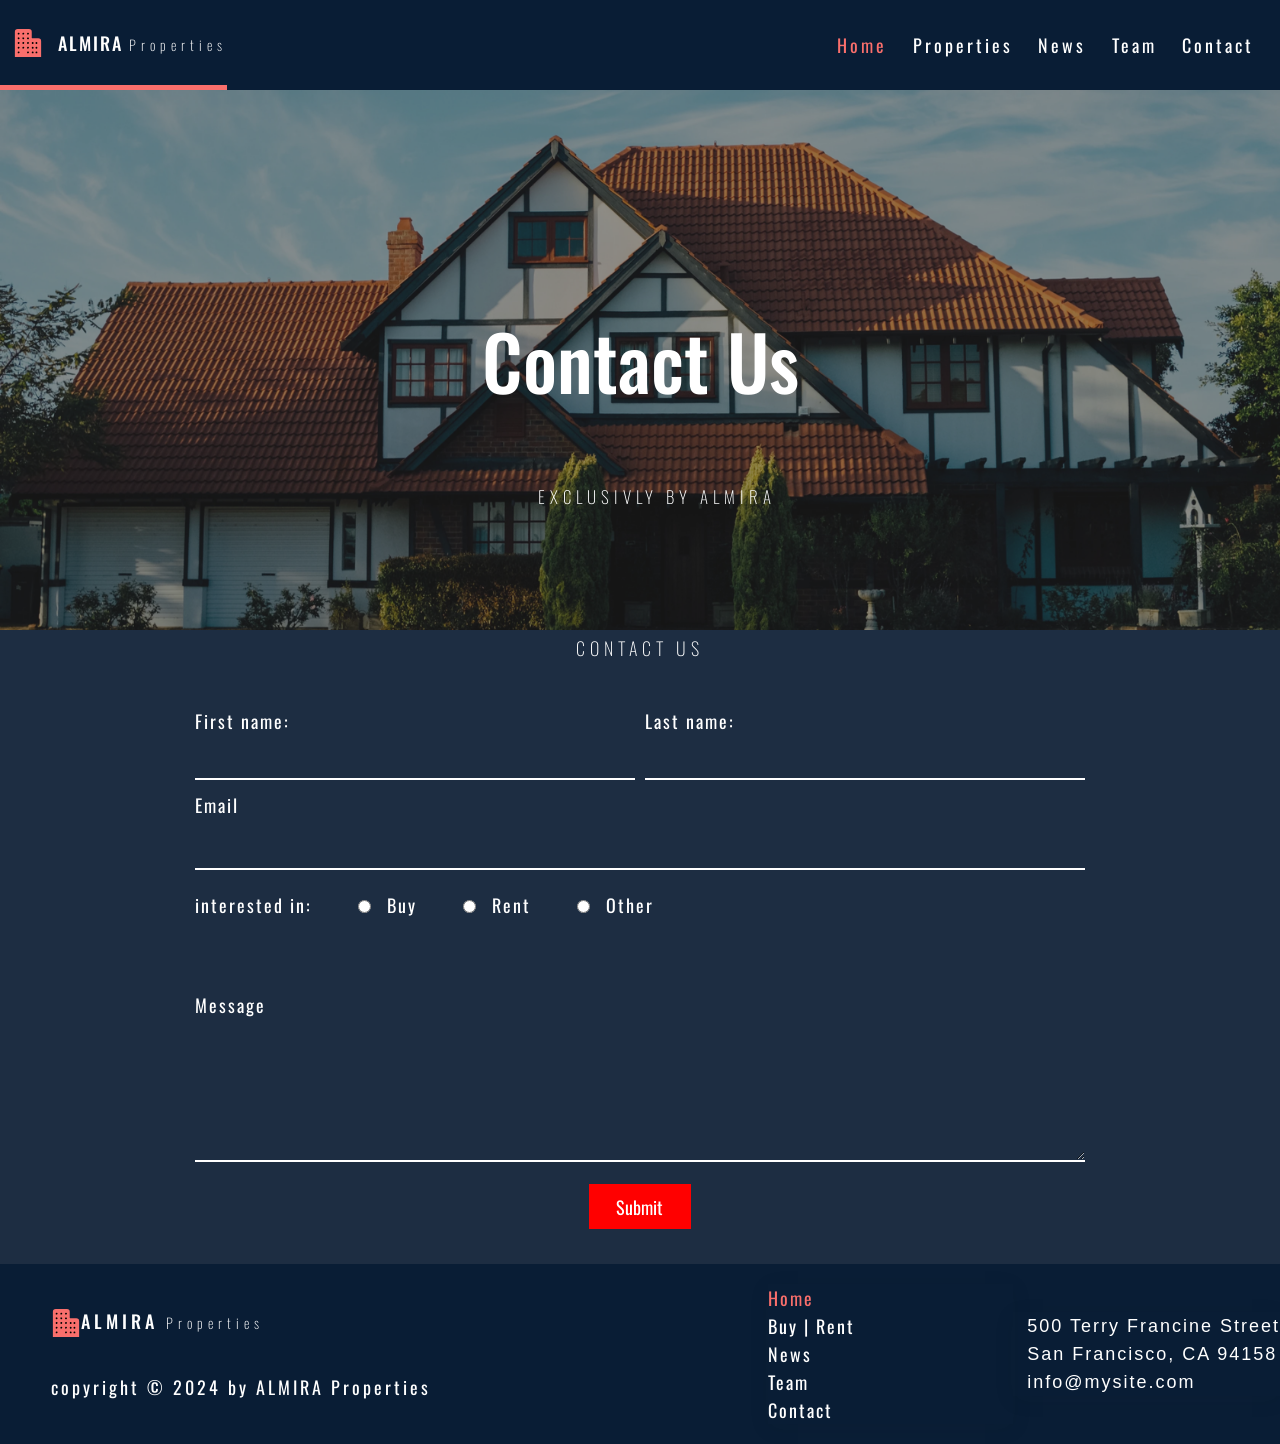
<file: webpages/contact.html>
<!DOCTYPE html>
<html lang="en">
    <head>
        <meta charset="UTF-8" />
        <meta name="viewport" content="width=device-width, initial-scale=1.0" />
        <title>Real-Estate Web Project</title>
        <link rel="stylesheet" href="/css/homepage.css" />
        <link
          rel="shortcut icon"
          href="/icons/business-outline.svg"
          type="image/svgs"
        />
        <link rel="preconnect" href="https://fonts.googleapis.com" />
        <link rel="preconnect" href="https://fonts.gstatic.com" crossorigin />
        <link
          href="https://fonts.googleapis.com/css2?family=Oswald:wght@200..700&display=swap"
          rel="stylesheet"
        />
        <!-- <script src="https://code.jquery.com/jquery-3.6.0.min.js"></script> -->
      </head>
      
<body>
    <!-- <h1>Contact</h1>
    <a href="/index.html"><button style="background-color: red; border: none; color: white; height: 5vh; width: 8vw;">Home Page</button></a> -->
    <nav id="navbar">
      <div class="icon_div">
        <img
          class="company_icon"
          src="/icons/business-outline.svg"
          alt="icon"
        />
        <p id="paragraph">
          ALMIRA
          <span id="span">Properties</span>
        </p>
      </div>
      <ul>
        <a id="redHome" href="/index.html"><li>Home</li></a>
        <div class="dropdown">
          <button class="dropbtn">
            <p id="propertiesText">Properties</p>
            <i class="fa fa-caret-down"></i>
          </button>
          <div class="dropdown-content">
            <a href="/webpages/buy.html">Buy</a>
            <a href="/webpages/rent.html">Rent</a>
          </div>
        </div>
        <a href="/webpages/news.html"><li>News</li></a>
        <a href="/webpages/team.html"><li>Team</li></a>
        <a href="/webpages/contact.html"><li>Contact</li></a>
      </ul>
    </nav>
    <nav class="mobile">
      <div class="header_main_line">
        <div>
          <div class="icon_div">
            <img class="company_icon" src="/icons/business-outline.svg" alt="icon" />
            <p id="paragraph">
              ALMIRA
              <span id="span">Properties</span>
            </p>
          </div>
        </div>
        <label for="nav_trigger" class="nav_icon">
          <span class="nav_icon_span"></span>
          <span class="nav_icon_span"></span>
          <span class="nav_icon_span"></span>
        </label>
      </div>
      <input type="checkbox" id="nav_trigger">
      <nav class="main_nav">
        <label for="nav_trigger" class="nav_close_icon"> &#x2716</label>
        <!-- <button for="nav_trigger" class="nav_close_icon">close</button> -->
        <section class="links">
          <ul class="footerUL">
            <a id="redHome" href="/index.html">
              <li>Home</li>
            </a>
            <a href="/webpages/buy.html">Buy</a>
            <a href="/webpages/rent.html">Rent</a>
            <a href="/webpages/news.html">
              <li>News</li>
            </a>
            <a href="/webpages/team.html">
              <li>Team</li>
            </a>
            <a href="/webpages/contact.html">
              <li>Contact</li>
            </a>
          </ul>
        </section>
      </nav>
    </nav>
    <header>
      <img
        id="header_image"
        src="/images/appartment_header_img.webp"
        alt="Header_Image"
      />
      <h1 class="header_text">Contact Us</h1>
      <p>EXCLUSIVLY BY ALMIRA</p>
    </header>
  



      <div class="mainContact">
        <h2>CONTACT US</h2>
        <form action="/index.html" method="get" id="myform" class="form">
            <div class="contact_line1">

                <div class="fisrtname">
                    <label for="fname">First name:</label><br>
                    <input type="text" size="50"  id="fname" name="fname" >
                    <!-- <span id="error_contact_name"></span> -->
                </div>
                <div class="lastname">
                    
                    <label for="lname">Last name:</label><br>
                    <input type="text" size="50"  id="lname" name="lname">
                    <!-- <span id="error_contact_lastname"></span> -->
                </div>
            </div>
            
                <label for="email">Email</lable><br>
                <input type="email" id="email" name="email">
                <!-- <span id="error_contact_email"></span> -->
            <br>
            <div class="radioDesktop">
            <label for="radio" class="radioButton">interested in:

                <input type="radio" name="radio" id="buy">
                <label for="radio">Buy</label>

                <input type="radio" name="radio" id="rent">
                <label for="radio">Rent</label>


                <input type="radio" name="radio" id="other">
                <label for="radio">Other</label>

            </label>
          </div>
            <div class="radioMobile">
            <label for="radio" class="radioButtonMobile">interested in:

                <div class="radioCenter">
                <label for="radio">Buy &nbsp;</label>
                <input type="radio" name="radio" id="buy">
              </div>
                
              <div class="radioCenter">
                <label for="radio">Rent &nbsp;</label>
                <input type="radio" name="radio" id="rent">
              </div>
                
              <div class="radioCenter">
                <label for="radio">Other</label>
                <input type="radio" name="radio" id="other">
              </div>
            </label>

          </div>
            <br>
            <label for="message">Message</label><br>
                <textarea name="message" id="message" cols="25" rows="5">
                </textarea>
                <div id="button">
                    <input type="submit" value="Submit" id="submit_request" class="submitButtonInForm">
                </div>
                </form>
      </div>
      <footer>
        <div class="leftFooter">
          <div class="icon_div_footer">
            <img
              class="company_icon"
              src="/icons/business-outline.svg"
              alt="icon"
            />
            <p id="paragraph">
              ALMIRA
              <span id="span">Properties</span>
            </p>
          </div>
          <div class="copyright">copyright &copy; 2024 by ALMIRA Properties</div>
        </div>
        <div class="rightFooter">
          <section class="links">
            <ul class="footerUL">
              <a id="redHome" href="/index.html"><li>Home</li></a>
              <div class="footerBuy">
                <a href="/webpages/buy.html">Buy | </a>
                <a href="/webpages/rent.html">Rent</a>
              </div>
              <a href="/webpages/news.html"><li>News</li></a>
              <a href="/webpages/team.html"><li>Team</li></a>
              <a href="/webpages/contact.html"><li>Contact</li></a>
            </ul>
          </section>
          <section class="address">
            <pre class="footerText">
  500 Terry Francine Street
  San Francisco, CA 94158
  info@mysite.com</pre
            >
          </section>
        </div>
      </footer>
      <footer class="footerForMobile">
        <div class="icon_div_footer">
          <img
            class="company_icon"
            src="/icons/business-outline.svg"
            alt="icon"
          />
          <p id="paragraph">
            ALMIRA
            <span id="span">Properties</span>
          </p>
        </div>
        <section class="links">
          <ul class="footerUL">
            <a id="redHome" href="/index.html"><li>Home</li></a>
            <div class="footerBuy">
              <a href="/webpages/buy.html">Buy | </a>
              <a href="/webpages/rent.html">Rent</a>
            </div>
            <a href="/webpages/news.html"><li>News</li></a>
            <a href="/webpages/team.html"><li>Team</li></a>
            <a href="/webpages/contact.html"><li>Contact</li></a>
          </ul>
        </section>
        <div class="copyright">copyright &copy; 2024 by ALMIRA Properties</div>
  
        <section class="address">
          <pre class="footerText">
  500 Terry Francine Street
  San Francisco, CA 94158
  info@mysite.com</pre
          >
        </section>
      </footer>
<script src="/js/contact.js"></script>
</body>
</html>
</file>
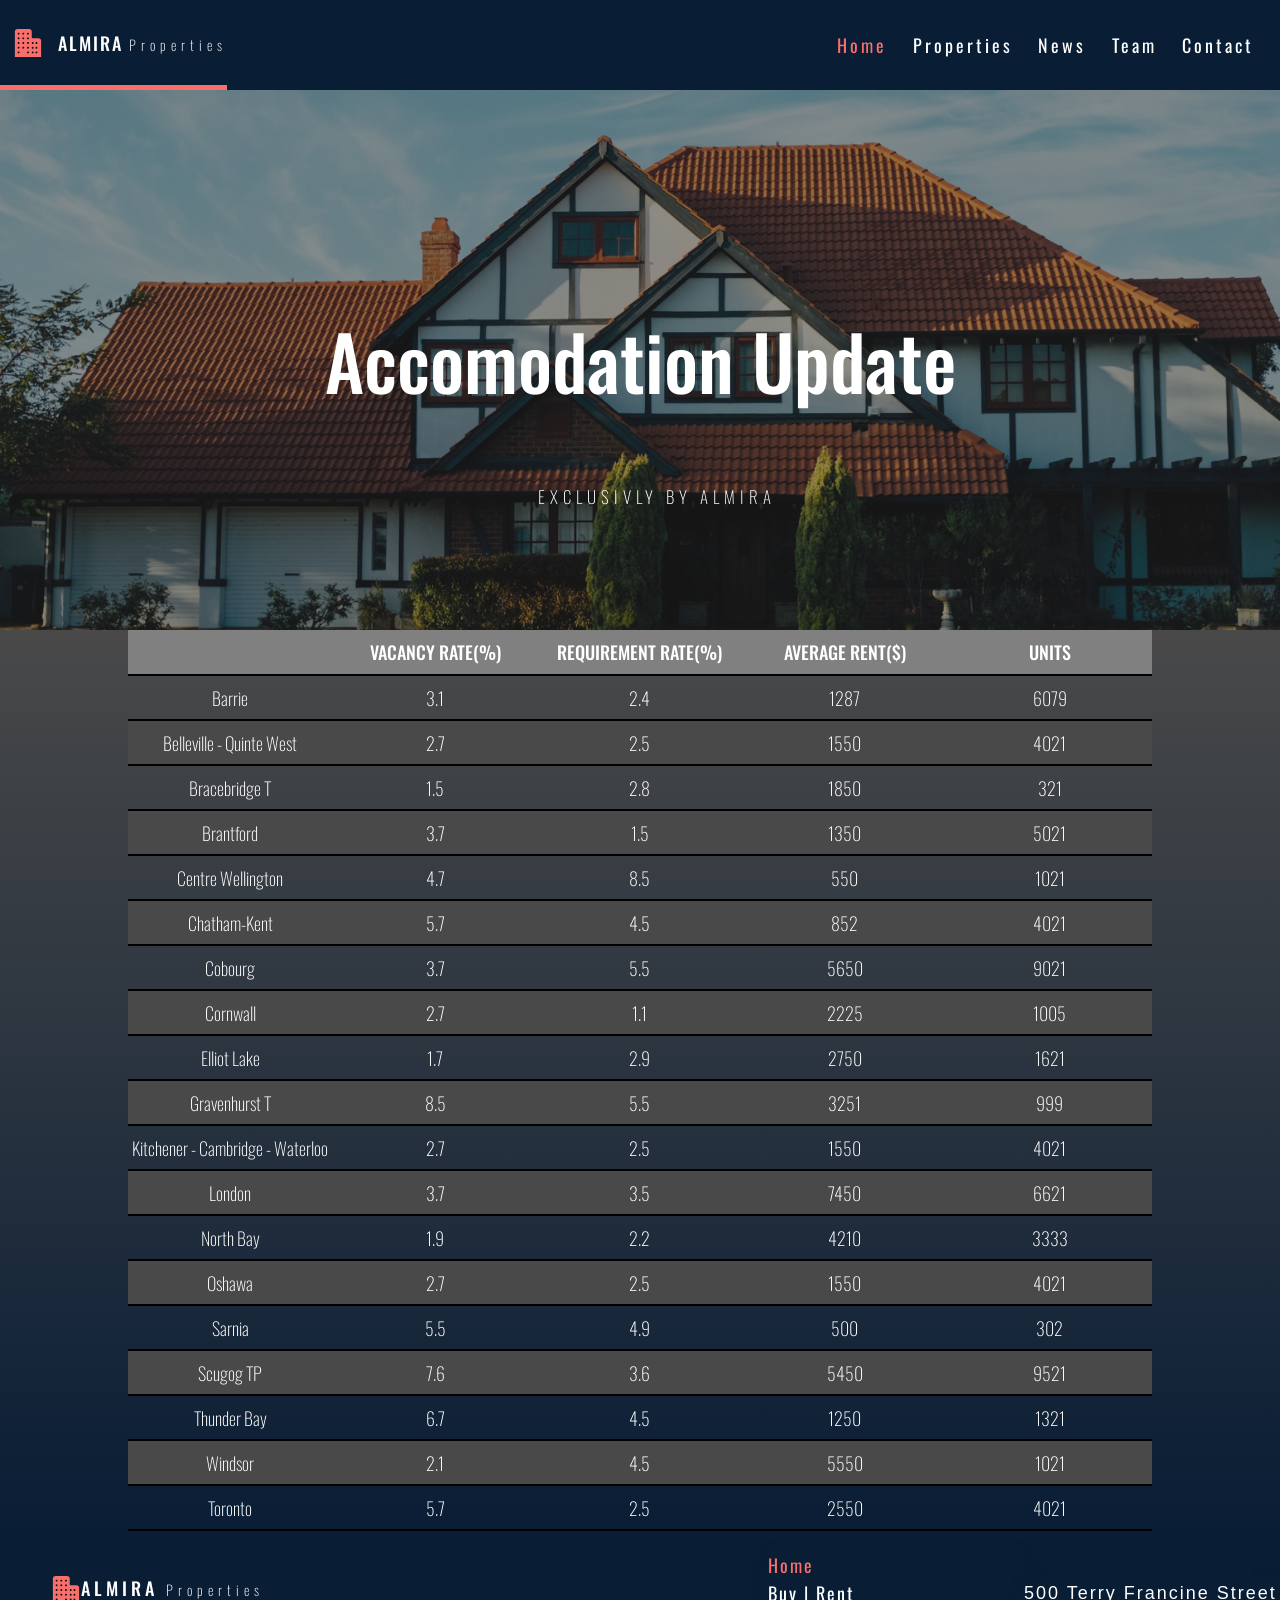
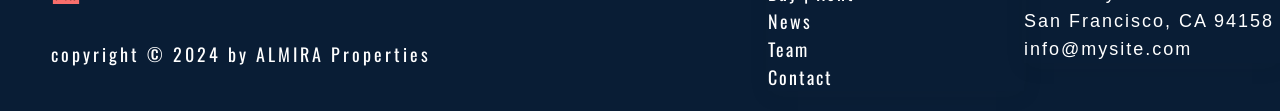
<file: webpages/news.html>
<!DOCTYPE html>
<html lang="en">
  <head>
    <meta charset="UTF-8" />
    <meta name="viewport" content="width=device-width, initial-scale=1.0" />
    <title>Accomodation Updates</title>
    <link rel="stylesheet" href="../css/homepage.css" />
    <link
      rel="shortcut icon"
      href="/icons/business-outline.svg"
      type="image/svgs"
    />
    <link rel="preconnect" href="https://fonts.googleapis.com" />
    <link rel="preconnect" href="https://fonts.gstatic.com" crossorigin />
    <link
      href="https://fonts.googleapis.com/css2?family=Oswald:wght@200..700&display=swap"
      rel="stylesheet"
    />
            <script src="https://code.jquery.com/jquery-3.6.0.min.js"></script>

    <script type="text/javascript" src="http://ajax.googleapis.com/ajax/libs/jquery/1.8.3/jquery.min.js"></script>
    <script src="/js/autoChangeImage.js"></script>

  </head>
  <body>
    <nav id="navbar">
      <div class="icon_div">
        <img
          class="company_icon"
          src="/icons/business-outline.svg"
          alt="icon"
        />
        <p id="paragraph">
          ALMIRA
          <span id="span">Properties</span>
        </p>
      </div>
      <ul>
        <a id="redHome" href="/index.html"><li>Home</li></a>
        <div class="dropdown">
          <button class="dropbtn">
            <p id="propertiesText">Properties</p>
            <i class="fa fa-caret-down"></i>
          </button>
          <div class="dropdown-content">
            <a href="/webpages/buy.html">Buy</a>
            <a href="/webpages/rent.html">Rent</a>
          </div>
        </div>
        <a href="/webpages/news.html"><li>News</li></a>
        <a href="/webpages/team.html"><li>Team</li></a>
        <a href="/webpages/contact.html"><li>Contact</li></a>
      </ul>
    </nav>
    <nav class="mobile">
      <div class="header_main_line">
        <div>
          <div class="icon_div">
            <img class="company_icon" src="/icons/business-outline.svg" alt="icon" />
            <p id="paragraph">
              ALMIRA
              <span id="span">Properties</span>
            </p>
          </div>
        </div>
        <label for="nav_trigger" class="nav_icon">
          <span class="nav_icon_span"></span>
          <span class="nav_icon_span"></span>
          <span class="nav_icon_span"></span>
        </label>
      </div>
      <input type="checkbox" id="nav_trigger">
      <nav class="main_nav">
        <label for="nav_trigger" class="nav_close_icon"> &#x2716</label>
        <!-- <button for="nav_trigger" class="nav_close_icon">close</button> -->
        <section class="links">
          <ul class="footerUL">
            <a id="redHome" href="/index.html">
              <li>Home</li>
            </a>
            <a href="/webpages/buy.html">Buy</a>
            <a href="/webpages/rent.html">Rent</a>
            <a href="/webpages/news.html">
              <li>News</li>
            </a>
            <a href="/webpages/team.html">
              <li>Team</li>
            </a>
            <a href="/webpages/contact.html">
              <li>Contact</li>
            </a>
          </ul>
        </section>
      </nav>
    </nav>
    <header>
      <div id="header_image"></div>
      <!-- <img
        id="header_image"
        src="/images/appartment_header_img.webp"
        alt="Header_Image"
      /> -->
      <h1 class="header_text">Accomodation Update</h1>
      <p>EXCLUSIVLY BY ALMIRA</p>
    </header>
    <div class="table">
      <table>
        <thead>

          <th></th>
          <th>VACANCY RATE(%)</th>
          <th>REQUIREMENT RATE(%)</th>
          <th>AVERAGE RENT($)</th>
          <th>UNITS</th>
        </thead>
        <tr>
          <td>Barrie</td>
          <td>3.1</td>
          <td>2.4</td>
          <td>1287</td>
          <td>6079</td>
        </tr>
        <tr>
          <td>Belleville - Quinte West</td>
          <td>2.7</td>
          <td>2.5</td>
          <td>1550</td>
          <td>4021</td>
        </tr>
        <tr>
          <td>Bracebridge T</td>
          <td>1.5</td>
          <td>2.8</td>
          <td>1850</td>
          <td>321</td>
        </tr>
        <tr>
          <td>Brantford</td>
          <td>3.7</td>
          <td>1.5</td>
          <td>1350</td>
          <td>5021</td>
        </tr>
        <tr>
          <td>Centre Wellington</td>
          <td>4.7</td>
          <td>8.5</td>
          <td>550</td>
          <td>1021</td>
        </tr>
        <tr>
          <td>Chatham-Kent</td>
          <td>5.7</td>
          <td>4.5</td>
          <td>852</td>
          <td>4021</td>
        </tr>
        <tr>
          <td>Cobourg</td>
          <td>3.7</td>
          <td>5.5</td>
          <td>5650</td>
          <td>9021</td>
        </tr>
        <tr>
          <td>Cornwall</td>
          <td>2.7</td>
          <td>1.1</td>
          <td>2225</td>
          <td>1005</td>
        </tr>
        <tr>
          <td>Elliot Lake</td>
          <td>1.7</td>
          <td>2.9</td>
          <td>2750</td>
          <td>1621</td>
        </tr>
        <tr>
          <td>Gravenhurst T</td>
          <td>8.5</td>
          <td>5.5</td>
          <td>3251</td>
          <td>999</td>
        </tr>
        <tr>
          <td>Kitchener - Cambridge - Waterloo</td>
          <td>2.7</td>
          <td>2.5</td>
          <td>1550</td>
          <td>4021</td>
        </tr>
        <tr>
          <td>London</td>
          <td>3.7</td>
          <td>3.5</td>
          <td>7450</td>
          <td>6621</td>
        </tr>
        <tr>
          <td>North Bay</td>
          <td>1.9</td>
          <td>2.2</td>
          <td>4210</td>
          <td>3333</td>
        </tr>
        <tr>
          <td>Oshawa</td>
          <td>2.7</td>
          <td>2.5</td>
          <td>1550</td>
          <td>4021</td>
        </tr>
        <tr>
          <td>Sarnia</td>
          <td>5.5</td>
          <td>4.9</td>
          <td>500</td>
          <td>302</td>
        </tr>
        <tr>
          <td>Scugog TP</td>
          <td>7.6</td>
          <td>3.6</td>
          <td>5450</td>
          <td>9521</td>
        </tr>
        <tr>
          <td>Thunder Bay</td>
          <td>6.7</td>
          <td>4.5</td>
          <td>1250</td>
          <td>1321</td>
        </tr>
        <tr>
          <td>Windsor</td>
          <td>2.1</td>
          <td>4.5</td>
          <td>5550</td>
          <td>1021</td>
        </tr>
        <tr>
          <td>Toronto</td>
          <td>5.7</td>
          <td>2.5</td>
          <td>2550</td>
          <td>4021</td>
        </tr>
      </table>
    </div>
    <footer>
      <div class="leftFooter">
        <div class="icon_div_footer">
          <img
            class="company_icon"
            src="/icons/business-outline.svg"
            alt="icon"
          />
          <p id="paragraph">
            ALMIRA
            <span id="span">Properties</span>
          </p>
        </div>
        <div class="copyright">copyright &copy; 2024 by ALMIRA Properties</div>
      </div>
      <div class="rightFooter">
        <section class="links">
          <ul class="footerUL">
            <a id="redHome" href="/index.html"><li>Home</li></a>
            <div class="footerBuy">
              <a href="/webpages/buy.html">Buy | </a>
              <a href="/webpages/rent.html">Rent</a>
            </div>
            <a href="/webpages/news.html"><li>News</li></a>
            <a href="/webpages/team.html"><li>Team</li></a>
            <a href="/webpages/contact.html"><li>Contact</li></a>
          </ul>
        </section>
        <section class="address">
          <pre class="footerText">
500 Terry Francine Street
San Francisco, CA 94158
info@mysite.com</pre
          >
        </section>
      </div>
    </footer>
    <footer class="footerForMobile">
      <div class="icon_div_footer">
        <img
          class="company_icon"
          src="/icons/business-outline.svg"
          alt="icon"
        />
        <p id="paragraph">
          ALMIRA
          <span id="span">Properties</span>
        </p>
      </div>
      <section class="links">
        <ul class="footerUL">
          <a id="redHome" href="/index.html"><li>Home</li></a>
          <div class="footerBuy">
            <a href="/webpages/buy.html">Buy | </a>
            <a href="/webpages/rent.html">Rent</a>
          </div>
          <a href="/webpages/news.html"><li>News</li></a>
          <a href="/webpages/team.html"><li>Team</li></a>
          <a href="/webpages/contact.html"><li>Contact</li></a>
        </ul>
      </section>
      <div class="copyright">copyright &copy; 2024 by ALMIRA Properties</div>

      <section class="address">
        <pre class="footerText">
500 Terry Francine Street
San Francisco, CA 94158
info@mysite.com</pre
        >
      </section>
    </footer>
  </body>
</html>
</file>
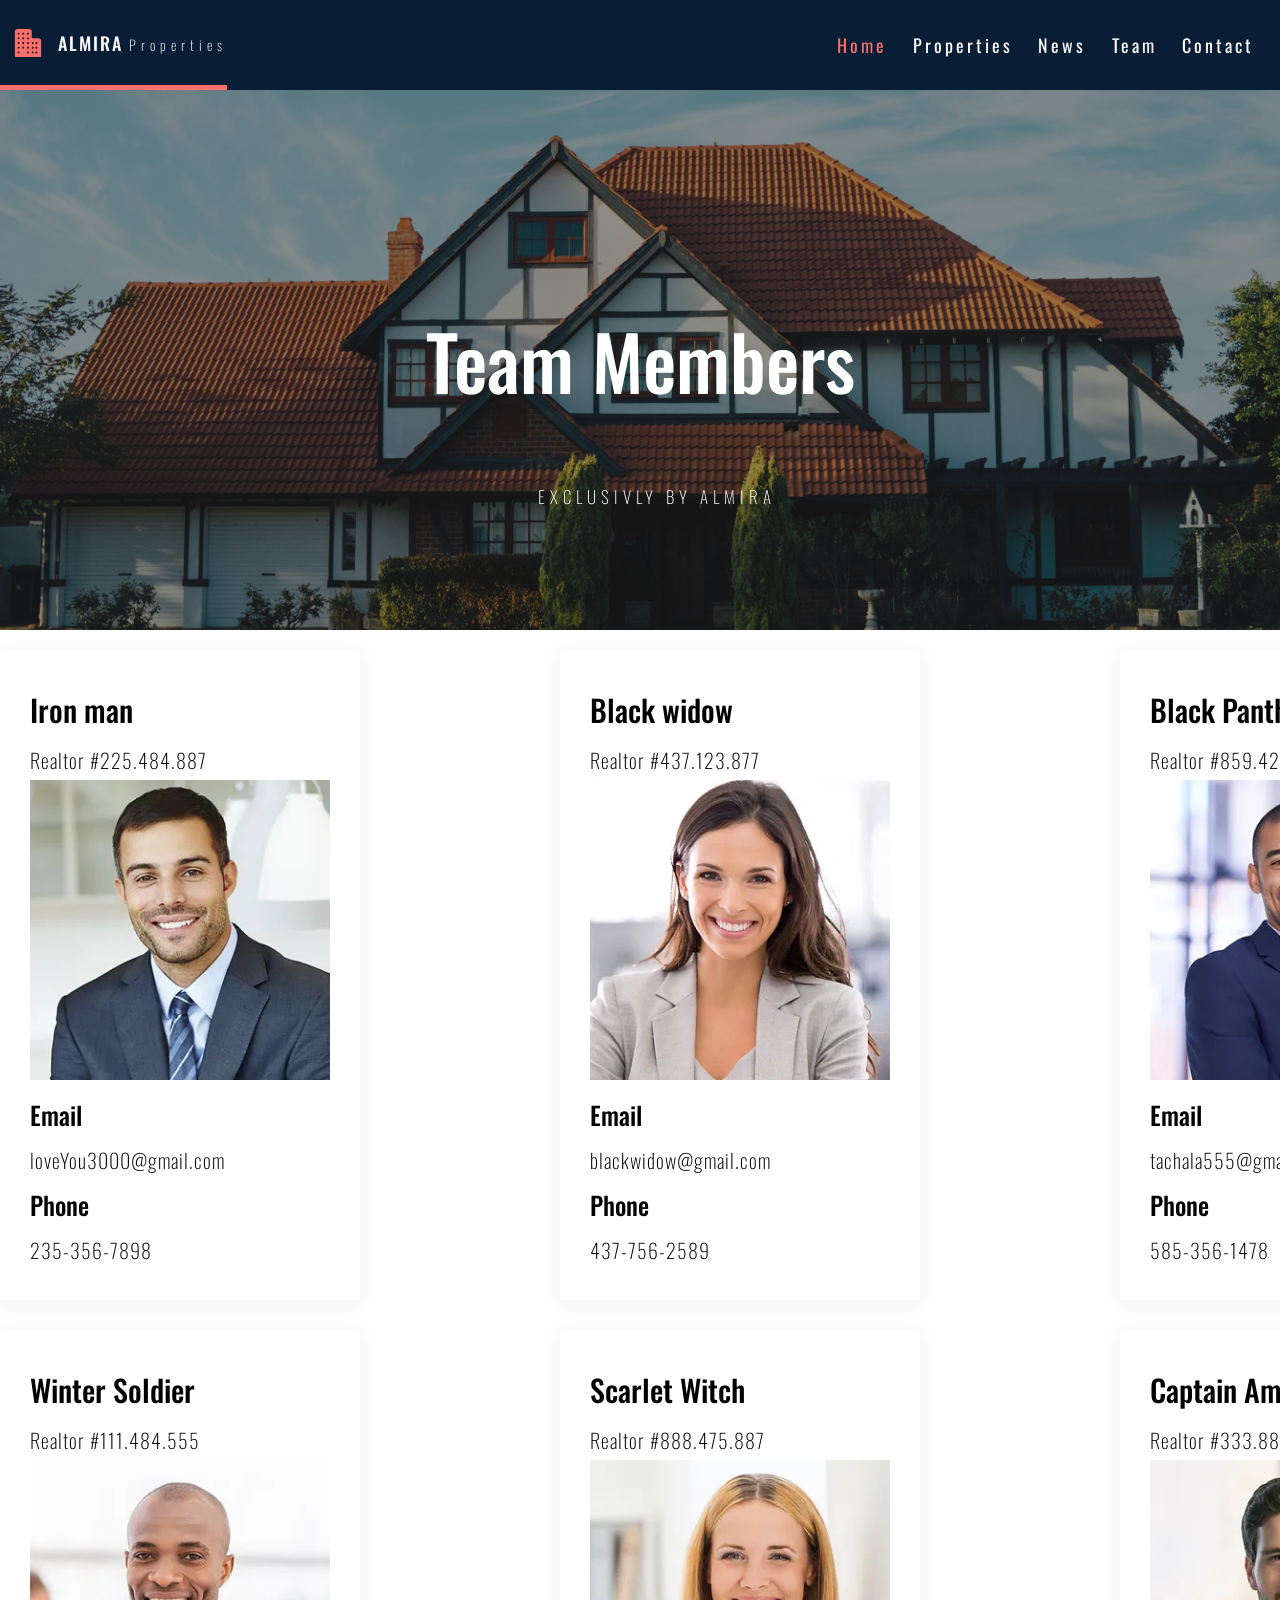
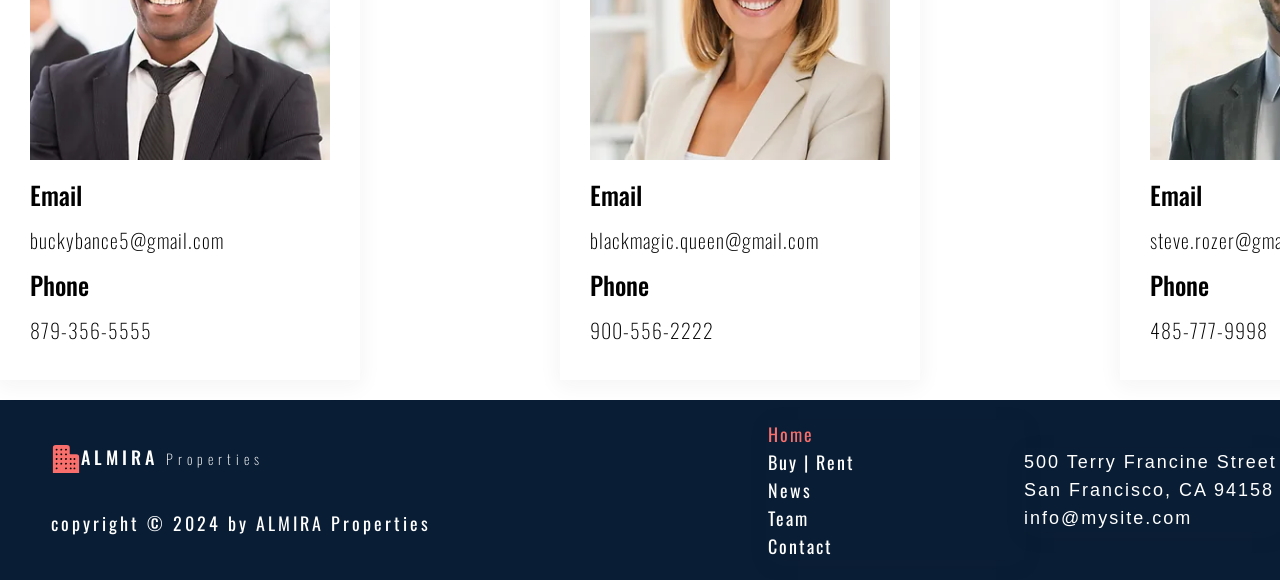
<file: webpages/team.html>
<!DOCTYPE html>
<html lang="en">
  <head>
    <meta charset="UTF-8" />
    <meta name="viewport" content="width=device-width, initial-scale=1.0" />
    <title>Real-Estate Web Project</title>
    <link rel="stylesheet" href="/css/homepage.css" />
    <link
      rel="shortcut icon"
      href="/icons/business-outline.svg"
      type="image/svgs"
    />
    <link rel="preconnect" href="https://fonts.googleapis.com" />
    <link rel="preconnect" href="https://fonts.gstatic.com" crossorigin />
    <link
      href="https://fonts.googleapis.com/css2?family=Oswald:wght@200..700&display=swap"
      rel="stylesheet"
    />
  </head>
  <body>
    <!-- <h1>Team</h1>
    <a href="/index.html"><button style="background-color: red; border: none; color: white; height: 5vh; width: 8vw;">Home Page</button></a> -->

    <nav id="navbar">
      <div class="icon_div">
        <img
          class="company_icon"
          src="/icons/business-outline.svg"
          alt="icon"
        />
        <p id="paragraph">
          ALMIRA
          <span id="span">Properties</span>
        </p>
      </div>
      <ul>
        <a id="redHome" href="/index.html"><li>Home</li></a>
        <div class="dropdown">
          <button class="dropbtn">
            <p id="propertiesText">Properties</p>
            <i class="fa fa-caret-down"></i>
          </button>
          <div class="dropdown-content">
            <a href="/webpages/buy.html">Buy</a>
            <a href="/webpages/rent.html">Rent</a>
          </div>
        </div>
        <a href="/webpages/news.html"><li>News</li></a>
        <a href="/webpages/team.html"><li>Team</li></a>
        <a href="/webpages/contact.html"><li>Contact</li></a>
      </ul>
    </nav>
    <nav class="mobile">
      <div class="header_main_line">
        <div>
          <div class="icon_div">
            <img class="company_icon" src="/icons/business-outline.svg" alt="icon" />
            <p id="paragraph">
              ALMIRA
              <span id="span">Properties</span>
            </p>
          </div>
        </div>
        <label for="nav_trigger" class="nav_icon">
          <span class="nav_icon_span"></span>
          <span class="nav_icon_span"></span>
          <span class="nav_icon_span"></span>
        </label>
      </div>
      <input type="checkbox" id="nav_trigger">
      <nav class="main_nav">
        <label for="nav_trigger" class="nav_close_icon"> &#x2716</label>
        <!-- <button for="nav_trigger" class="nav_close_icon">close</button> -->
        <section class="links">
          <ul class="footerUL">
            <a id="redHome" href="/index.html">
              <li>Home</li>
            </a>
            <a href="/webpages/buy.html">Buy</a>
            <a href="/webpages/rent.html">Rent</a>
            <a href="/webpages/news.html">
              <li>News</li>
            </a>
            <a href="/webpages/team.html">
              <li>Team</li>
            </a>
            <a href="/webpages/contact.html">
              <li>Contact</li>
            </a>
          </ul>
        </section>
      </nav>
    </nav>
    <header>
      <img
        id="header_image"
        src="/images/appartment_header_img.webp"
        alt="Header_Image"
      />
      <h1 class="header_text">Team Members</h1>
      <p>EXCLUSIVLY BY ALMIRA</p>
    </header>

    <div class="mainTeam">
      <div class="teamContent">
        <div class="teamMembers">
          <h1 class="teamMember_name">Iron man</h1>
          <p class="Realtor_number">Realtor #225.484.887</p>
          <img
            src="/images/man_grey_suit.webp"
            alt="Person Picture is not loaded properly"
            class="teamMember_photo"
          />
          <p class="teamContact_info">Email</p>
          <p class="teamContact_info_value">loveYou3000@gmail.com</p>
          <p class="teamContact_info">Phone</p>
          <p class="teamContact_info_value">235-356-7898</p>
        </div>

        <div class="teamMembers">
          <h1 class="teamMember_name">Black widow</h1>
          <p class="Realtor_number">Realtor #437.123.877</p>
          <img
            src="/images/scarletJohanson_pic.webp"
            alt="Person Picture is not loaded properly"
            class="teamMember_photo"
          />
          <p class="teamContact_info">Email</p>
          <p class="teamContact_info_value">blackwidow@gmail.com</p>
          <p class="teamContact_info">Phone</p>
          <p class="teamContact_info_value">437-756-2589</p>
        </div>

        <div class="teamMembers">
          <h1 class="teamMember_name">Black Panther</h1>
          <p class="Realtor_number">Realtor #859.422.887</p>
          <img
            src="/images//blackpanther.webp"
            alt="Person Picture is not loaded properly"
            class="teamMember_photo"
          />
          <p class="teamContact_info">Email</p>
          <p class="teamContact_info_value">tachala555@gmail.com</p>
          <p class="teamContact_info">Phone</p>
          <p class="teamContact_info_value">585-356-1478</p>
        </div>

        <div class="teamMembers">
          <h1 class="teamMember_name">Winter Soldier</h1>
          <p class="Realtor_number">Realtor #111.484.555</p>
          <img
            src="/images/wintersoldier.webp"
            alt="Person Picture is not loaded properly"
            class="teamMember_photo"
          />
          <p class="teamContact_info">Email</p>
          <p class="teamContact_info_value">buckybance5@gmail.com</p>
          <p class="teamContact_info">Phone</p>
          <p class="teamContact_info_value">879-356-5555</p>
        </div>

        <div class="teamMembers">
          <h1 class="teamMember_name">Scarlet Witch</h1>
          <p class="Realtor_number">Realtor #888.475.887</p>
          <img
            src="/images/witch.webp"
            alt="Person Picture is not loaded properly"
            class="teamMember_photo"
          />
          <p class="teamContact_info">Email</p>
          <p class="teamContact_info_value">blackmagic.queen@gmail.com</p>
          <p class="teamContact_info">Phone</p>
          <p class="teamContact_info_value">900-556-2222</p>
        </div>

        <div class="teamMembers">
          <h1 class="teamMember_name">Captain America</h1>
          <p class="Realtor_number">Realtor #333.888.999</p>
          <img
            src="/images/captain_america.webp"
            alt="Person Picture is not loaded properly"
            class="teamMember_photo"
          />
          <p class="teamContact_info">Email</p>
          <p class="teamContact_info_value">steve.rozer@gmail.com</p>
          <p class="teamContact_info">Phone</p>
          <p class="teamContact_info_value">485-777-9998</p>
        </div>
      </div>
    </div>

    <footer>
      <div class="leftFooter">
        <div class="icon_div_footer">
          <img
            class="company_icon"
            src="/icons/business-outline.svg"
            alt="icon"
          />
          <p id="paragraph">
            ALMIRA
            <span id="span">Properties</span>
          </p>
        </div>
        <div class="copyright">copyright &copy; 2024 by ALMIRA Properties</div>
      </div>
      <div class="rightFooter">
        <section class="links">
          <ul class="footerUL">
            <a id="redHome" href="/index.html"><li>Home</li></a>
            <div class="footerBuy">
              <a href="/webpages/buy.html">Buy | </a>
              <a href="/webpages/rent.html">Rent</a>
            </div>
            <a href="/webpages/news.html"><li>News</li></a>
            <a href="/webpages/team.html"><li>Team</li></a>
            <a href="/webpages/contact.html"><li>Contact</li></a>
          </ul>
        </section>
        <section class="address">
          <pre class="footerText">
500 Terry Francine Street
San Francisco, CA 94158
info@mysite.com</pre
          >
        </section>
      </div>
    </footer>
    <footer class="footerForMobile">
      <div class="icon_div_footer">
        <img
          class="company_icon"
          src="/icons/business-outline.svg"
          alt="icon"
        />
        <p id="paragraph">
          ALMIRA
          <span id="span">Properties</span>
        </p>
      </div>
      <section class="links">
        <ul class="footerUL">
          <a id="redHome" href="/index.html"><li>Home</li></a>
          <div class="footerBuy">
            <a href="/webpages/buy.html">Buy | </a>
            <a href="/webpages/rent.html">Rent</a>
          </div>
          <a href="/webpages/news.html"><li>News</li></a>
          <a href="/webpages/team.html"><li>Team</li></a>
          <a href="/webpages/contact.html"><li>Contact</li></a>
        </ul>
      </section>
      <div class="copyright">copyright &copy; 2024 by ALMIRA Properties</div>

      <section class="address">
        <pre class="footerText">
500 Terry Francine Street
San Francisco, CA 94158
info@mysite.com</pre
        >
      </section>
    </footer>
  </body>
</html>
</file>
<file: css/homepage.css>
* {
  padding: 0;
  margin: 0;
  font-family: "Oswald", sans-serif;
  font-size: 18px;
  box-sizing: border-box;
}

img {
  height: 100px;
  width: 100px;
}

#header_image {
  height: 60vh;
  width: 100%;
  opacity: 0.5;
}

header {
  background-color: rgba(43, 43, 43, 1);
  height: 60vh;
  position: relative;
  p {
    position: absolute;
    top: 73%;
    left: 42%;
    letter-spacing: 5px;
    font-size: 17px;
    color: white;
    font-weight: 200;
  }
}

#header_image {
  background-image: url("/images/appartment_header_img.webp");
  background-size: cover;
  height: 60vh;
  width: 100%;
  opacity: 0.5;
}

.header_text {
  position: absolute;
  top: 50%;
  left: 50%;
  transform: translate(-50%, -50%);
  font-size: 75px;
  color: white;
  font-weight: 500;
}

.main_content {
  display: flex;
  flex-direction: row;
  width: 100vw;
  position: relative;
  justify-content: center;
  align-items: center;
}

nav {
  width: 100vw;
  background-color: #091d35;
  height: 10vh;
  color: white;
  display: flex;
  align-items: center;
  justify-content: space-between;
  flex-direction: row;
  top: 0;

  ul {
    padding-right: 2vw;
    list-style-type: none;
    display: flex;
    gap: 2vw;
    li {
      /* padding-top: 35px; */
      letter-spacing: 3px;
      display: inline;
    }
  }
}

.icon_div {
  padding-left: 1vw;
  text-align: center;
  border-bottom: 5px solid rgba(249, 111, 108, 1);
  height: 10vh;
  display: flex;
  justify-content: center;
  align-items: center;
  letter-spacing: 2px;
  gap: 15px;
}
#redHome {
  color: rgba(249, 111, 108, 1) !important;
}
.rent_home_page {
  width: 37vw;
}
.company_icon {
  height: 30px;
  width: 30px;
}

main {
  display: flex;
  flex-direction: column;
  width: 100vw;
  align-items: center;
  justify-content: center;
  /* position: relative; */
}

#main {
  width: 88vw;
  display: flex;
}
#question_tag {
  padding: 30px;
}
h2 {
  padding: 5px;
  text-align: center;
  letter-spacing: 5px;
  font-weight: 200;
}
.para {
  padding: 20px;
  font-weight: 300;
  background-color: #091d35;
  color: white;
}
main {
  p {
    padding: 5px;
  }
}
.icons {
  position: relative;
  grid-area: 6 / 1 / 7 / 2;
  justify-self: start;
  align-self: start;
  width: 50px;
  height: 50px;
  display: flex;
}
section {
  width: 25vw;
  box-shadow: 0 4px 20px 2px rgba(43, 43, 43, 0.05);

  img {
    width: 100%;
    height: 45%;
    object-fit: cover;
  }
}
a {
  text-decoration: none;
  color: white;
}
.hr {
  width: 374px;
  height: 5px;
  position: relative;
  margin: 0px 0px 27px 0;
  /* left: 23px; */
  grid-area: 5 / 1 / 6 / 2;
  justify-self: start;
  align-self: start;
  border-top: 2px solid rgba(228, 236, 242, 1);
}
.heading_line1 {
  letter-spacing: 5px;
  padding-top: 10px;
  color: black;
  margin: 5px;
}
.heading_line2 {
  letter-spacing: normal;
  color: #2b2b2b;
  font-size: 40px;
  font-weight: 500;
}

.adress_line_1 {
  font-size: 26px;
  padding-left: 30px;
  font-weight: 500;
  color: #2b2b2b;
}
.adress_line_2 {
  font-size: 14px;
  font-weight: 200;
  padding-left: 30px;
  color: #2b2b2b;
}
.price {
  font-size: 18px;
  font-weight: 400;
  padding-left: 30px;
  color: #2b2b2b;
}
.section_div_sale {
  display: flex;
  /* overflow-x: scroll; */
  gap: 6vw;
}
.section_div_sale_in_buy_page {
  display: flex;
  flex-direction: column;
  gap: 9vh;
  justify-content: center;
  align-items: center;
  padding-top: 5vh;
  padding-bottom: 5vh;
}
.line-1 {
  display: flex;
  gap: 6vw;
}
.line-2 {
  display: flex;
  gap: 6vw;
}

.info_container_inSection {
  display: flex;
  flex-direction: row;
  justify-content: space-around;
  width: 100%;

  font-size: 14px;
  font-weight: 200;
  color: #2b2b2b;
}
.info_inNumber {
  font-size: 20px;
  font-weight: 500;
}

.section_div_rent {
  display: flex;
  gap: 6vw;
  /* overflow-x: scroll; */
}
.section_div_rent_in_rent_page {
  display: flex;
  flex-direction: column;
  gap: 9vh;
  justify-content: center;
  align-items: center;
  padding-top: 5vh;
  padding-bottom: 5vh;
}

.viewMoreButton {
  height: 20vh;
  width: 100vw;
  display: flex;
  justify-content: center;
  align-items: center;
}

.viewMoreButton a button {
  background-color: rgba(229, 14, 11, 1);
  border: none;
  color: white;
  height: 5vh;
  width: 8vw;
}
.three {
  width: 100%;
  display: flex;
  flex-direction: column;
}
.footer_heading {
  text-align: center;
  padding: 0 0 20px 0px;
  letter-spacing: 5px;
}
.footer_container {
  display: flex;
  flex-direction: row;
  justify-content: space-between;
}
.footer_div {
  width: 33%;
  display: flex;
  flex-direction: column;
  align-items: center;
}
.footer_img {
  height: 55px;
  width: 45px;
}
footer {
  background-color: #091d35;
  height: 20vh;
  width: 100vw;
  color: white;
  display: flex;
  justify-content: space-between;
}
.leftFooter {
  display: flex;
  flex-direction: column;
  height: 20vh;
  justify-content: center;
  gap: 4vh;
  padding-left: 4vw;
}
.icon_div_footer {
  display: flex;
}
.links ul li {
  list-style: none;
}
.rightFooter {
  display: flex;
  width: 40vw;
  justify-content: center;
  align-items: center;
}
.footerText {
  font-family: "Lucida Sans", "Lucida Sans Regular", "Lucida Grande",
    "Lucida Sans Unicode", Geneva, Verdana, sans-serif;
  letter-spacing: 2px;
  line-height: 28px;
}
.footerUL {
  font-family: "Lucida Sans", "Lucida Sans Regular", "Lucida Grande",
    "Lucida Sans Unicode", Geneva, Verdana, sans-serif;
  letter-spacing: 2px;
  line-height: 28px;
  display: flex;
  flex-direction: column;
}
.copyright {
  letter-spacing: 3px;
}
#span {
  font-weight: 200;
  font-size: 14px;
  letter-spacing: 5px;
}
#paragraph {
  font-weight: 500;
  font-size: 18px;
}
.icon_div_footer {
  letter-spacing: 4px;
}
.para {
  letter-spacing: 3px;
}

/* The dropdown container */

.dropdown {
  float: left;
  overflow: hidden;
}

/* Dropdown button */
.dropdown .dropbtn {
  font-size: 16px;
  border: none;
  outline: none;
  color: white;
  /* padding: 14px 16px; */
  background-color: inherit;
  /* Important for vertical align on mobile phones */
  margin: 0; /* Important for vertical align on mobile phones */
}


/* Dropdown content (hidden by default) */
.dropdown-content {
  display: none;
  position: absolute;
  background-color: #091d35;
  min-width: 160px;
  box-shadow: 0px 8px 16px 0px rgba(0, 0, 0, 0.2);
  z-index: 1;
}

/* Links inside the dropdown */
.dropdown-content a {
  float: none;
  color: azure;
  padding: 12px 16px;
  text-decoration: none;
  display: block;
  text-align: left;
}

/* Add a grey background color to dropdown links on hover */
.dropdown-content a:hover {
  /* background-color: #ddd; */
  color: rgba(249, 111, 108, 1);
}

/* Show the dropdown menu on hover */
.dropdown:hover .dropdown-content {
  display: block;
}
#propertiesText {
  font-family: "Oswald", sans-serif;
  letter-spacing: 3px;
}

/*Contact Page main div css*/

.mainContact {
  background-color: #1d2d42;
  width: 100%;
  font-weight: 400;
  display: flex;
  letter-spacing: 2px;
  flex-direction: column;
  align-items: center;
}
h2 {
  padding: 5px;
  text-align: center;
  letter-spacing: 5px;
  font-weight: 200;
  color: white;
}
.form {
  color: white;
  display: flex;
  flex-direction: column;
  padding: 30px 0px;
}
.contact_line1 {
  display: inline-flex;
}

#message {
  width: 100%;
}
#email {
  width: 100%;
}
textarea {
  background-color: #1d2d42;
  border: none;
  border-bottom: 2px solid white;
  color: white;
}
input {
  background-color: #1d2d42;
  border: none;
  border-bottom: 2px solid white;
  color: white;
}
input[type="text"] {
  padding: 3px 3px 3px 0px;
}

input[type="radio"] {
  margin: 0px 10px 0px 40px;
  accent-color: #1d2d42;
}
#lname {
  margin-left: 10px;
}
label {
  line-height: 50px;
}
label[for="lname"] {
  margin-left: 10px;
}

#button {
  display: flex;
  justify-content: center;
  padding: 5px 0px;
}

/*Team Page main div css*/
.mainTeam {
  display: grid;
  width: 100%;
  padding: 20px 0px;
  margin: 0;
  font-family: "Oswald", sans-serif;
  font-size: 18px;
  box-sizing: border-box;
  line-height: 2;
}
.teamContent {
  display: grid;
  grid-template-columns: auto auto auto;
  gap: 30px;
  column-gap: 200px;
  place-self: center;
  /* width: 75%; */
}
.teamMembers {
  background-color: white;
  padding: 30px;
  box-shadow: 0 4px 20px 2px rgba(43, 43, 43, 0.05);
}
.teamMember_name {
  font-size: 30px;
  font-weight: 500;
}
.Realtor_number {
  font-size: 20px;
  letter-spacing: 1px;
  font-weight: 100;
}
.teamContact_info {
  font-size: 25px;
  font-weight: 500;
}
.teamContact_info_value {
  font-size: 20px;
  letter-spacing: 1px;
  font-weight: 200;
}
.teamMember_photo {
  width: 300px;
  height: 300px;
  object-fit: cover;
}

/* news css */
th,
tr,
td {
  width: 10vw;
  height: 5vh;
  border: 2px solid white;
  border-right: none;
  border-left: none;
  border-top: none;
  text-align: center;
  color: white;
  font-weight: 200;
}
th {
  font-weight: 500;
}
tr:nth-child(even) {
  background-color: #494949;
}
table {
  width: 80vw;
  height: 70vh;
  border-collapse: collapse;
}
.table {
  display: flex;
  justify-content: center;
  align-items: center;
  background: rgb(34, 193, 195);
  background: linear-gradient(0deg, #091d35 0%, #494949 100%);
}
thead {
  background-color: gray;
  color: white;
  font-family: "Oswald", sans-serif;
}

/* table css */
th,
tr,
td {
  width: 10vw;
  height: 5vh;
  border: 2px solid black;
  border-right: none;
  border-left: none;
  border-top: none;
  text-align: center;
}
table {
  width: 80vw;
  height: 70vh;
  border-collapse: collapse;
}
.table {
  display: flex;
  justify-content: center;
  align-items: center;
}
.dropdown-content {
  color: white;
}
.submitButtonInForm {
  background-color: red;
  border: none;
  color: white;
  height: 5vh;
  width: 8vw;
}

/* Responsive */
.mobile {
  display: none;
}
.footerForMobile {
  display: none;
}
.radioMobile {
  display: none;
}

/* media query */
@media only screen and (max-width: 768px) {
  #navbar {
    display: none;
  }
  .mobile {
    display: flex;
  }
  #question_tag {
    display: none;
  }
  .para {
    display: none;
  }
  header {
    height: 35vh;
  }
  #header_image {
    height: 35vh;
  }
  .header_text {
    font-size: 47px;
    top: 40%;
    left: 40%;
  }
  header {
    p {
      top: 62%;
      left: 50%;
      font-size: 13px;
    }
  }
  .heading_line1 {
    color: black;
  }
  .section_div_sale {
    flex-direction: column;
  }
  section {
    width: 80vw;
    height: 62vh;
  }
  .viewMoreButton a button {
    height: 6vh;
    width: 40vw;
    border-radius: 10px;
  }
  .viewMoreButton {
    height: 15vh;
  }
  .section_div_rent {
    flex-direction: column;
  }
  .rent_home_page {
    width: 80vw;
    height: 62vh;
  }
  .footer_container {
    flex-direction: column;
    justify-content: center;
    align-items: center;
  }
  footer {
    display: none;
  }
  .footerForMobile {
    display: flex;
    flex-direction: column;
    height: 58vh;
    padding: 30px;
    gap: 2vh;
  }
  .hr {
    width: 80vw;
  }
  .address {
    height: 20vh;
    text-align: center;
  }
  .links {
    display: flex;
    justify-content: center;
    flex-direction: column;
    align-items: center;
  }
  .footerUL {
    display: flex;
    justify-content: center;
    align-items: center;
    flex-direction: column;
    gap: 2vh;
  }
  .icon_div_footer {
    display: flex;
    justify-content: center;
  }
  .copyright {
    text-align: center;
  }
  /* team page mobile view css */

  .teamContent {
    display: grid;
    grid-template-columns: auto;
    gap: 30px;
    /* column-gap: 200px; */
    place-self: center;
    /* width: 75%; */
  }
  th,
  tr,
  td {
    font-size: 14px;
  }
  /* contact page mobile view css */

  .contact_line1 {
    display: flex;
    flex-direction: column;
  }

  #lname {
    margin-left: 0px;
  }
  label[for="lname"] {
    margin-left: 0px;
  }
  #fname {
    width: 85vw;
  }
  #lname {
    width: 85vw;
  }
  #email {
    width: 85vw;
  }
  .radioButton {
    display: flex;
    flex-direction: column;
  }
  .radioMobile {
    display: flex;
    flex-direction: column;
  }
  .radioDesktop {
    display: none;
  }
  .radioButtonMobile {
    display: flex;
    flex-direction: column;
    justify-content: center;
    align-items: center;
  }
  .radioCenter {
    display: flex;
    justify-content: space-evenly;
    width: 50vw;
  }
  .submitButtonInForm {
    width: 40vw;
    border-radius: 10px;
  }
  .line-1 {
    flex-direction: column;
  }
  .line-2 {
    flex-direction: column;
  }
  .toggle_btn {
    height: 7vh;
    width: 12vw;
  }
  .header_main_line{
    line-height: 40px;
    display: flex;
    align-items: center;
    gap: 36vw;
  }
  
  .nav_icon{
  display: inline-block;
  }
  
  .nav_icon_span{
  display: block;
  height: 4px;
  width: 30px;
  margin: 4px 0;
  background: white;
  cursor: pointer;
  
  }
  .main_nav{
    position: fixed;
    right: 0;
    top: 0;
    width: 100vw;
    background: rgb(9, 29, 53);
    height: 50vh;
    z-index: 100000;
    transition: all 0.3 ease-in-out;
    transform: translateX(100%);
  
  }
  .nav_close_icon{
    position: absolute;
    left: 10px;
    top: 10px;
    font-size: 50px;
    line-height: 0.7;
    color: white;
    /* transform: rotate(45deg);  */
    /* Remove the space after 'rotate' */
    cursor: pointer;
  }
  .main_nav ul{
    padding: 0;
    margin: 0;
    list-style: none;
  }
  .main_nav li{
    margin: 0;
  }
  .main_nav li a{
    display: block;
    text-decoration: none;
    color: white;
    padding: 12px 30px;
    font-size: 20px;
    border-bottom: 1px solid;
    transition: all 0.3 ease-in-out;
  }
  
  #nav_trigger{
  
    opacity: 0;
    width: 0;
    height: 0;
    margin: 0;
    padding: 0;
    pointer-events: none;
  }
  
  #nav_trigger:checked + .main_nav{
    transform: translateX(0%);
    display: flex;
    justify-content: center;
  }
}
</file>
